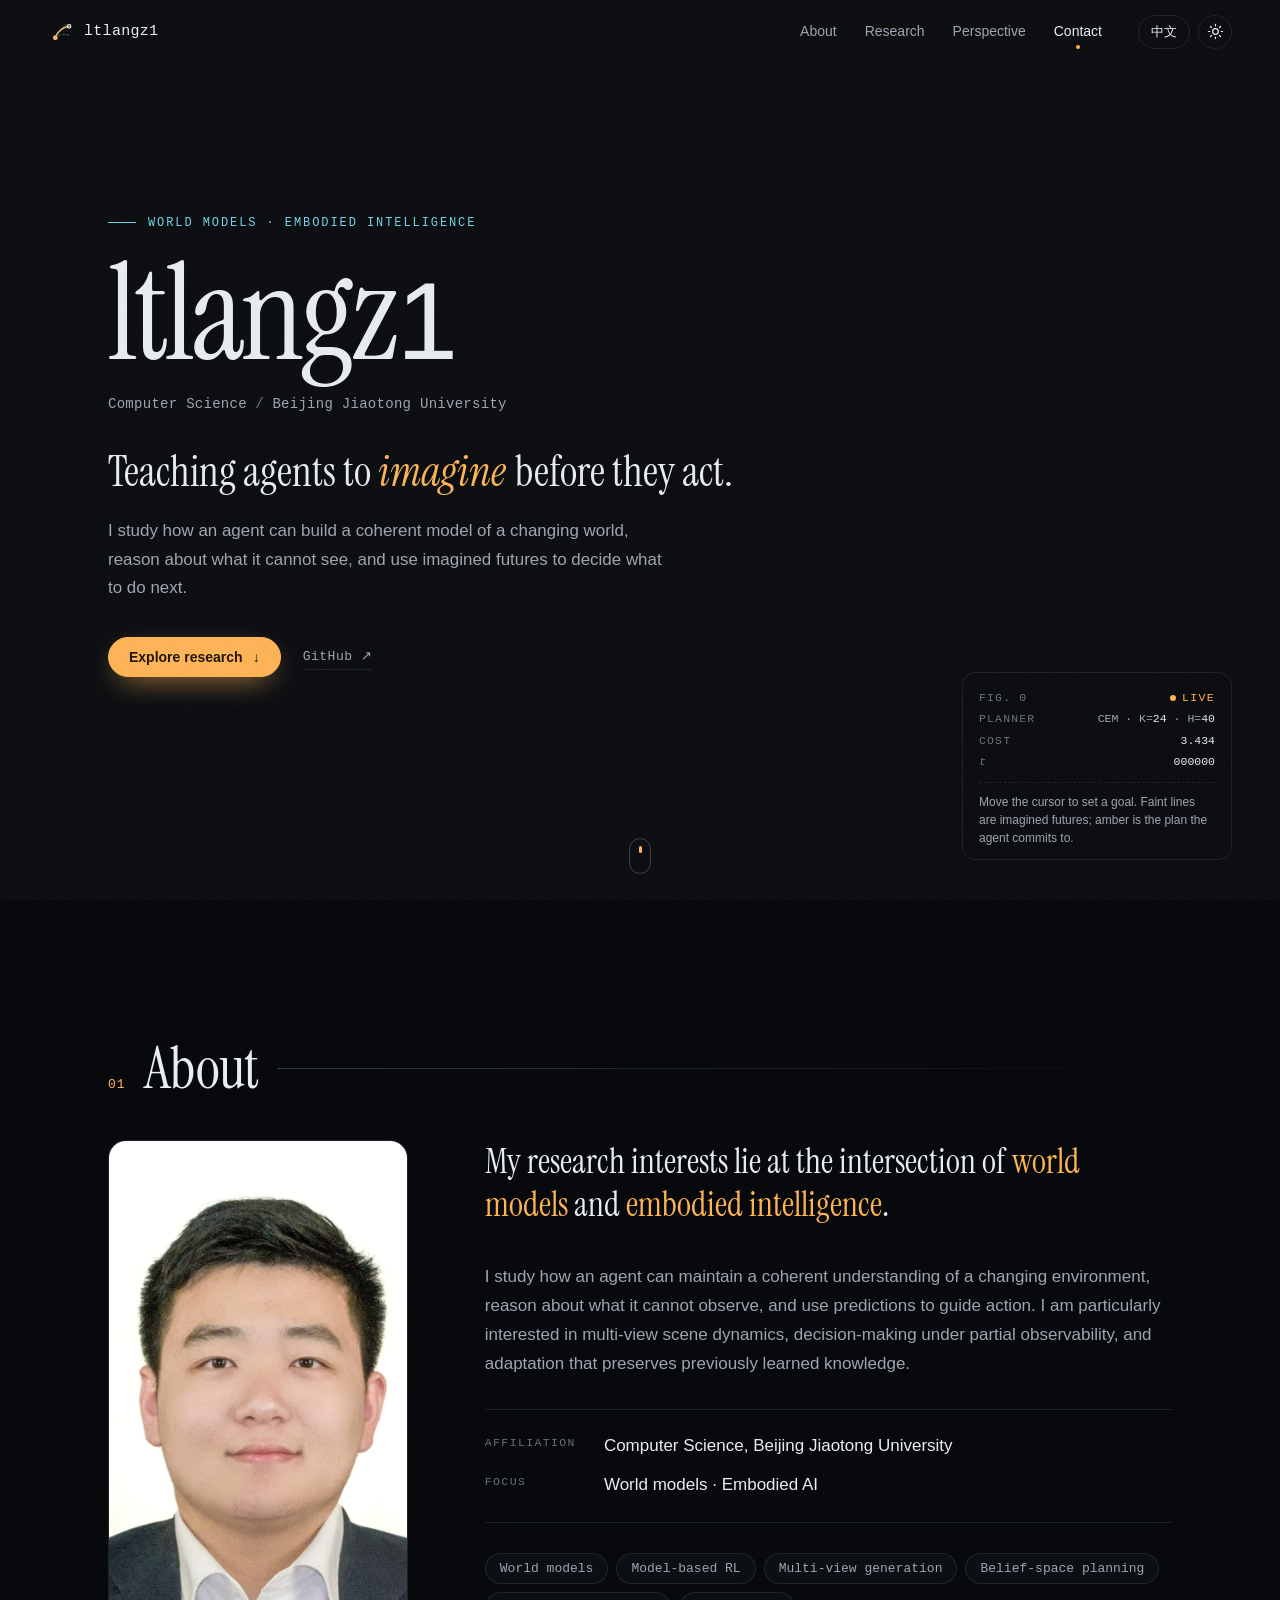
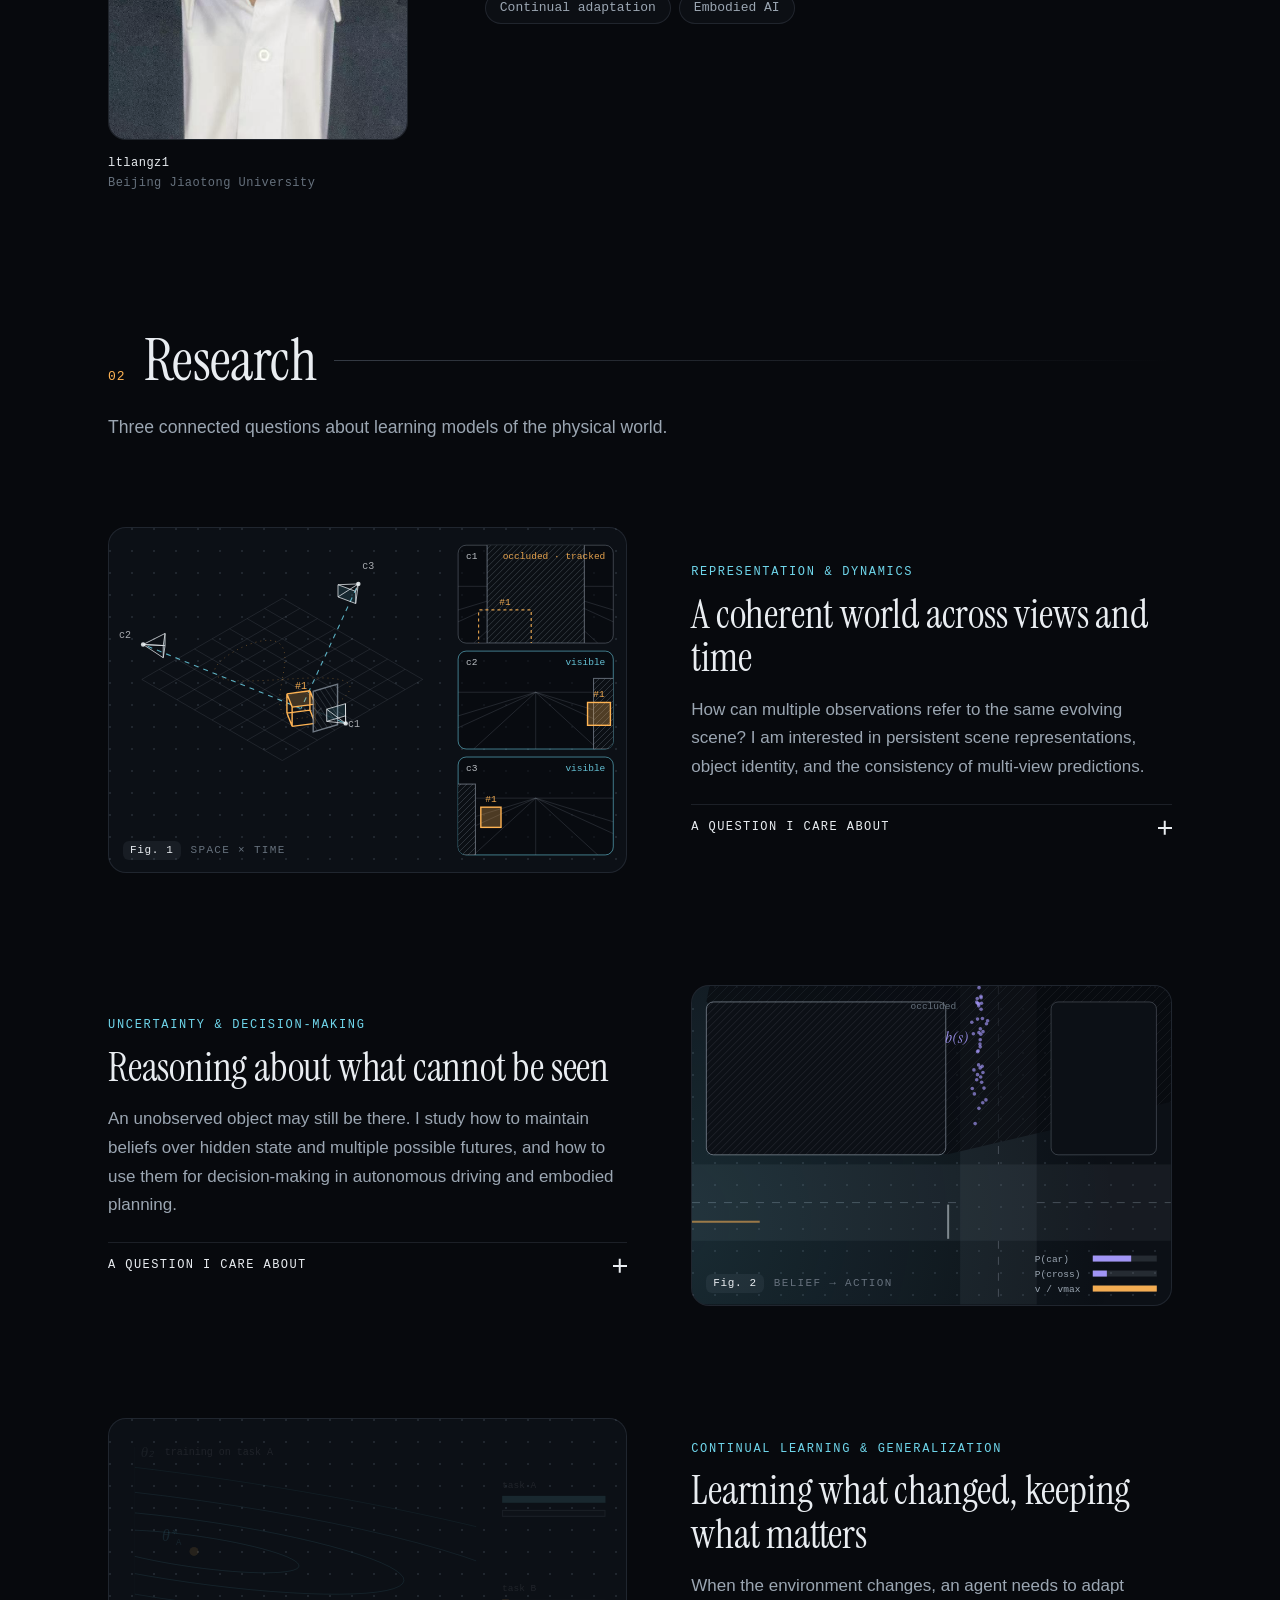
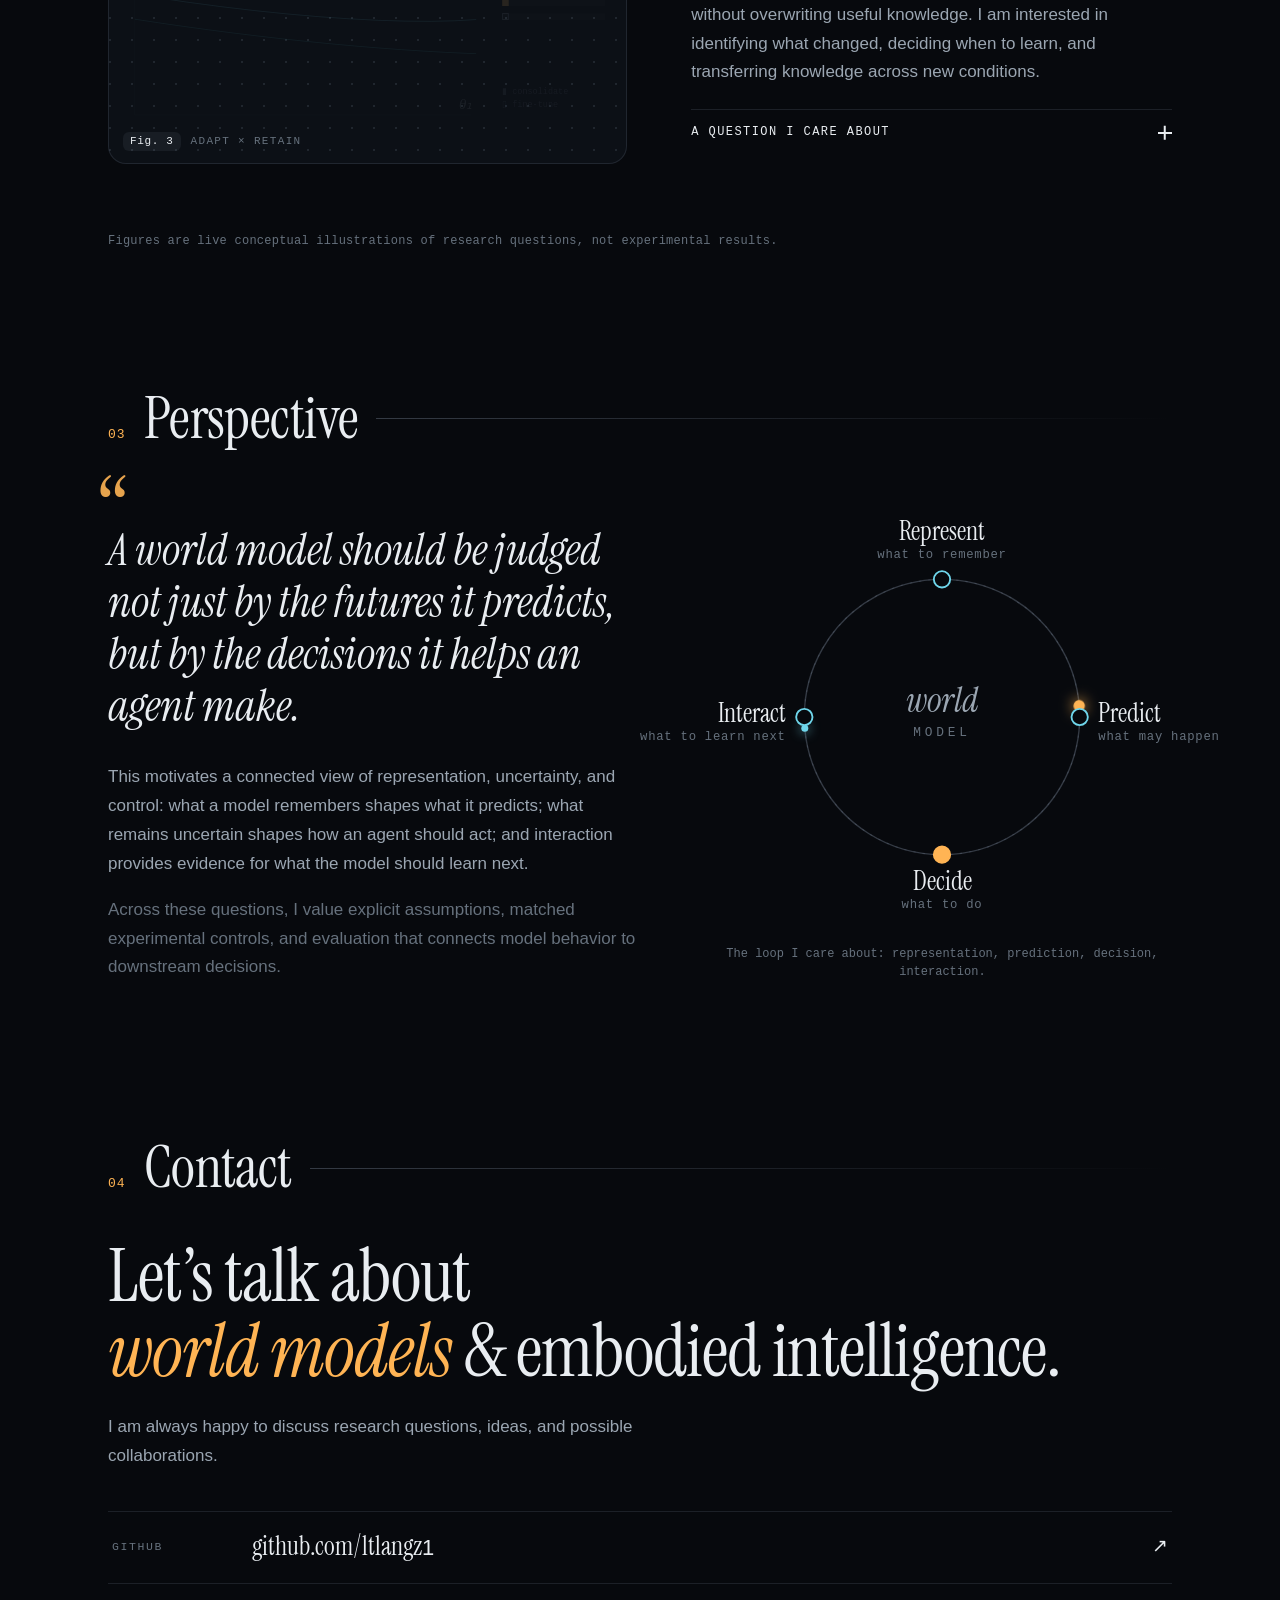
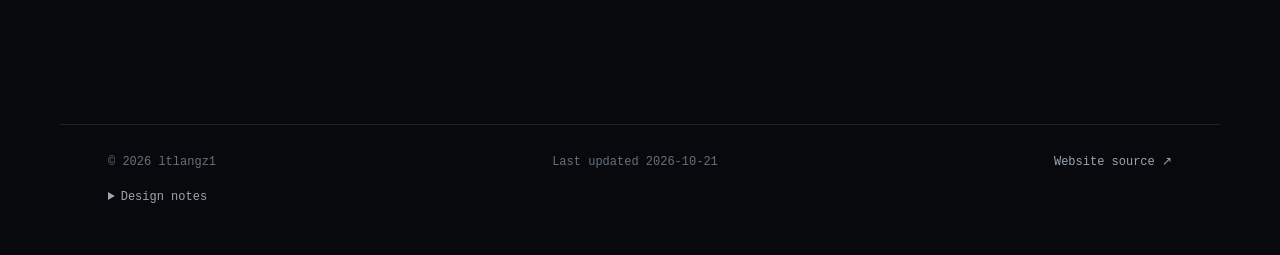
<file: index.html>
<!doctype html>
<html lang="en" data-theme="dark">
<head>
  <meta charset="utf-8">
  <meta name="viewport" content="width=device-width, initial-scale=1, viewport-fit=cover">
  <meta name="color-scheme" content="dark light">
  <meta name="description" content="World models and embodied intelligence: coherent scene representations, planning under partial observability, and continual adaptation.">
  <meta name="theme-color" content="#07090d">
  <meta property="og:type" content="website">
  <meta property="og:title" content="ltlangz1 — World Models & Embodied AI">
  <meta property="og:description" content="Teaching agents to imagine before they act.">
  <meta property="og:url" content="https://ltlangz1.github.io/">
  <meta property="og:image" content="https://ltlangz1.github.io/assets/og.jpg">
  <meta name="twitter:card" content="summary_large_image">
  <link rel="canonical" href="https://ltlangz1.github.io/">
  <link rel="icon" href="./assets/mark.svg" type="image/svg+xml">
  <link rel="preload" href="./assets/fonts/InstrumentSerif-Regular.woff2" as="font" type="font/woff2" crossorigin>
  <link rel="stylesheet" href="./styles.css">
  <script>
    /* Apply the saved theme before first paint. */
    document.documentElement.classList.add("js");
    try {
      var q = new URLSearchParams(location.search).get("theme");
      var t = q || localStorage.getItem("site-theme");
      if (t === "light" || t === "dark") document.documentElement.dataset.theme = t;
    } catch (_) {}
  </script>
  <script src="./site-data.js?v=20261117-portrait" defer></script>
  <script src="./app.js" defer></script>
  <script src="./hero.js" defer></script>
  <script src="./figures.js" defer></script>
  <title>ltlangz1 — World Models & Embodied AI</title>
</head>
<body>
  <a class="skip-link" href="#main" data-i18n="skip">Skip to content</a>
  <div class="scroll-progress" aria-hidden="true"><span></span></div>

  <header class="masthead">
    <a class="wordmark" href="#top" aria-label="Home">
      <svg class="wordmark-glyph" viewBox="0 0 32 32" aria-hidden="true"><circle cx="9" cy="23" r="3"/><path d="M9 23C13 13 19 10 26 9" /><path d="M9 23c5-4 10-5 17-3" class="alt"/><path d="M9 23c3-7 9-12 14-17" class="alt"/><circle cx="26" cy="9" r="2.2" class="goal"/></svg>
      <span data-person="name">ltlangz1</span>
    </a>
    <nav aria-label="Main navigation" class="navigation" id="site-nav">
      <a href="#about" data-i18n="navAbout">About</a>
      <a href="#research" data-i18n="navResearch">Research</a>
      <a href="#perspective" data-i18n="navPerspective">Perspective</a>
      <a href="#publications" data-nav-for="publications" hidden data-i18n="navPublications">Publications</a>
      <a href="#news" data-nav-for="news" hidden data-i18n="navNews">News</a>
      <a href="#contact" data-i18n="navContact">Contact</a>
    </nav>
    <div class="masthead-tools">
      <button class="tool-button icon menu-toggle" id="menu-toggle" type="button" aria-expanded="false" aria-controls="site-nav" aria-label="Menu">
        <svg viewBox="0 0 24 24" aria-hidden="true"><path d="M4 8h16M4 16h16"/></svg>
      </button>
      <button class="tool-button" id="language-switch" type="button" aria-label="切换为中文">中文</button>
      <button class="tool-button icon" id="theme-switch" type="button" aria-label="Switch to light theme">
        <svg viewBox="0 0 24 24" aria-hidden="true" class="icon-sun"><circle cx="12" cy="12" r="4"/><path d="M12 2v2m0 16v2M4.9 4.9l1.4 1.4m11.4 11.4 1.4 1.4M2 12h2m16 0h2M4.9 19.1l1.4-1.4M17.7 6.3l1.4-1.4"/></svg>
        <svg viewBox="0 0 24 24" aria-hidden="true" class="icon-moon"><path d="M20 14.5A8 8 0 0 1 9.5 4 8 8 0 1 0 20 14.5Z"/></svg>
      </button>
    </div>
  </header>

  <section class="hero" id="top" aria-labelledby="hero-name">
    <canvas class="world" id="world" aria-hidden="true"></canvas>
    <div class="hero-veil" aria-hidden="true"></div>
    <div class="hero-inner">
      <p class="eyebrow hero-eyebrow" data-i18n="heroEyebrow">World Models · Embodied Intelligence</p>
      <h1 class="hero-name" id="hero-name" data-person="name">ltlangz1</h1>
      <p class="hero-meta" id="hero-meta" hidden></p>
      <p class="hero-tagline"><span data-i18n="taglineA">Teaching agents to&nbsp;</span><span class="rotor" aria-live="off"><em id="rotor-word">imagine</em></span><span data-i18n="taglineB">&nbsp;before they act.</span></p>
      <p class="hero-lede" data-i18n="heroLede">I study how an agent can build a coherent model of a changing world, reason about what it cannot see, and use imagined futures to decide what to do next.</p>
      <div class="hero-actions">
        <a class="button primary" href="#research"><span data-i18n="ctaResearch">Explore research</span><span aria-hidden="true">↓</span></a>
        <div class="hero-links" id="hero-links"><a href="https://github.com/ltlangz1" rel="me">GitHub ↗</a></div>
      </div>
    </div>
    <figure class="hero-hud" aria-hidden="true">
      <div class="hud-row"><span class="hud-key">fig. 0</span><span class="hud-live"><i></i><span data-i18n="hudLive">live</span></span></div>
      <div class="hud-row"><span class="hud-key" data-i18n="hudPlanner">planner</span><span>CEM · K=<b id="hud-k">24</b> · H=<b id="hud-h">40</b></span></div>
      <div class="hud-row"><span class="hud-key" data-i18n="hudCost">cost</span><span><b id="hud-cost">—</b></span></div>
      <div class="hud-row"><span class="hud-key lower">t</span><span><b id="hud-t">000000</b></span></div>
      <figcaption data-i18n="hudCaption">Move the cursor to set a goal. Faint lines are imagined futures; amber is the plan the agent commits to.</figcaption>
    </figure>
    <a class="scroll-cue" href="#about" aria-label="Scroll to content"><span></span></a>
  </section>

  <main id="main">
    <section class="section about" id="about" aria-labelledby="about-title">
      <header class="section-head reveal">
        <span class="section-index" aria-hidden="true">01</span>
        <h2 id="about-title" data-i18n="aboutTitle">About</h2>
        <span class="section-rule" aria-hidden="true"></span>
      </header>
      <div class="about-grid">
        <div class="portrait reveal" id="portrait">
          <canvas class="portrait-mark" id="portrait-mark" aria-hidden="true"></canvas>
          <div class="portrait-caption"><span data-person="name">ltlangz1</span><span id="portrait-affiliation"></span></div>
        </div>
        <div class="about-copy">
          <p class="lead reveal" data-i18n="aboutLead">My research interests lie at the intersection of <strong>world models</strong> and <strong>embodied intelligence</strong>.</p>
          <p class="reveal" data-i18n="aboutBody">I study how an agent can maintain a coherent understanding of a changing environment, reason about what it cannot observe, and use predictions to guide action. I am particularly interested in multi-view scene dynamics, decision-making under partial observability, and adaptation that preserves previously learned knowledge.</p>
          <dl class="facts reveal" id="facts"></dl>
          <ul class="chips reveal" aria-label="Research interests" id="interest-chips">
            <li data-i18n="chip1">World models</li>
            <li data-i18n="chip2">Model-based RL</li>
            <li data-i18n="chip3">Multi-view generation</li>
            <li data-i18n="chip4">Belief-space planning</li>
            <li data-i18n="chip5">Continual adaptation</li>
            <li data-i18n="chip6">Embodied AI</li>
          </ul>
        </div>
      </div>
    </section>

    <section class="section research" id="research" aria-labelledby="research-title">
      <header class="section-head reveal">
        <span class="section-index" aria-hidden="true">02</span>
        <h2 id="research-title" data-i18n="researchTitle">Research</h2>
        <span class="section-rule" aria-hidden="true"></span>
      </header>
      <p class="section-deck reveal" data-i18n="researchDeck">Three connected questions about learning models of the physical world.</p>

      <article class="research-item reveal">
        <figure class="research-figure spotlight">
          <canvas data-figure="views" aria-hidden="true"></canvas>
          <figcaption><span class="fig-no">Fig. 1</span><span>SPACE × TIME</span></figcaption>
        </figure>
        <div class="research-copy">
          <p class="research-label" data-i18n="r1Label">Representation &amp; dynamics</p>
          <h3 data-i18n="r1Title">A coherent world across views and time</h3>
          <p data-i18n="r1Body">How can multiple observations refer to the same evolving scene? I am interested in persistent scene representations, object identity, and the consistency of multi-view predictions.</p>
          <details class="research-detail"><summary><span data-i18n="questionLabel">A question I care about</span><span class="details-sign" aria-hidden="true"></span></summary><p data-i18n="r1Question">When an object becomes occluded or changes viewpoint, what should a model remember, and which new observations should revise that memory?</p></details>
        </div>
      </article>

      <article class="research-item reveal">
        <figure class="research-figure spotlight">
          <canvas data-figure="belief" aria-hidden="true"></canvas>
          <figcaption><span class="fig-no">Fig. 2</span><span>BELIEF → ACTION</span></figcaption>
        </figure>
        <div class="research-copy">
          <p class="research-label" data-i18n="r2Label">Uncertainty &amp; decision-making</p>
          <h3 data-i18n="r2Title">Reasoning about what cannot be seen</h3>
          <p data-i18n="r2Body">An unobserved object may still be there. I study how to maintain beliefs over hidden state and multiple possible futures, and how to use them for decision-making in autonomous driving and embodied planning.</p>
          <details class="research-detail"><summary><span data-i18n="questionLabel">A question I care about</span><span class="details-sign" aria-hidden="true"></span></summary><p data-i18n="r2Question">Which uncertainties actually change the choice of action, and when is gathering one more observation worth more than acting now?</p></details>
        </div>
      </article>

      <article class="research-item reveal">
        <figure class="research-figure spotlight">
          <canvas data-figure="adapt" aria-hidden="true"></canvas>
          <figcaption><span class="fig-no">Fig. 3</span><span>ADAPT × RETAIN</span></figcaption>
        </figure>
        <div class="research-copy">
          <p class="research-label" data-i18n="r3Label">Continual learning &amp; generalization</p>
          <h3 data-i18n="r3Title">Learning what changed, keeping what matters</h3>
          <p data-i18n="r3Body">When the environment changes, an agent needs to adapt without overwriting useful knowledge. I am interested in identifying what changed, deciding when to learn, and transferring knowledge across new conditions.</p>
          <details class="research-detail"><summary><span data-i18n="questionLabel">A question I care about</span><span class="details-sign" aria-hidden="true"></span></summary><p data-i18n="r3Question">What interaction evidence is needed before committing a lasting model update, and how can we evaluate adaptation and retention together?</p></details>
        </div>
      </article>
      <p class="figure-note reveal" data-i18n="figureNote">Figures are live conceptual illustrations of research questions, not experimental results.</p>
    </section>

    <section class="section perspective" id="perspective" aria-labelledby="perspective-title">
      <header class="section-head reveal">
        <span class="section-index" aria-hidden="true">03</span>
        <h2 id="perspective-title" data-i18n="perspectiveTitle">Perspective</h2>
        <span class="section-rule" aria-hidden="true"></span>
      </header>
      <div class="perspective-grid">
        <div>
          <blockquote class="reveal" data-i18n="perspectiveQuote">A world model should be judged not just by the futures it predicts, but by the decisions it helps an agent make.</blockquote>
          <p class="reveal" data-i18n="perspectiveBody">This motivates a connected view of representation, uncertainty, and control: what a model remembers shapes what it predicts; what remains uncertain shapes how an agent should act; and interaction provides evidence for what the model should learn next.</p>
          <p class="reveal muted" data-i18n="perspectiveMethods">Across these questions, I value explicit assumptions, matched experimental controls, and evaluation that connects model behavior to downstream decisions.</p>
        </div>
        <figure class="loop reveal" aria-labelledby="loop-caption">
          <svg viewBox="0 0 360 360" role="img" aria-labelledby="loop-caption">
            <defs>
              <marker id="arrow" viewBox="0 0 10 10" refX="7" refY="5" markerWidth="7" markerHeight="7" orient="auto-start-reverse"><path d="M0 1 9 5 0 9Z"/></marker>
            </defs>
            <circle class="loop-ring" cx="180" cy="180" r="118"/>
            <path class="loop-track" id="loop-path" d="M180 62a118 118 0 1 1-.01 0"/>
            <circle class="loop-pulse" r="5"><animateMotion dur="9s" repeatCount="indefinite" rotate="auto"><mpath href="#loop-path"/></animateMotion></circle>
            <circle class="loop-pulse ghost" r="3"><animateMotion dur="9s" begin="-4.5s" repeatCount="indefinite"><mpath href="#loop-path"/></animateMotion></circle>
            <g class="loop-node" transform="translate(180 62)"><circle r="7"/><text y="-34" text-anchor="middle" data-i18n="loop1">Represent</text><text class="sub" y="-18" text-anchor="middle" data-i18n="loop1s">what to remember</text></g>
            <g class="loop-node" transform="translate(298 180)"><circle r="7"/><text x="16" y="4" text-anchor="start" data-i18n="loop2">Predict</text><text class="sub" x="16" y="20" text-anchor="start" data-i18n="loop2s">what may happen</text></g>
            <g class="loop-node accent" transform="translate(180 298)"><circle r="7"/><text y="30" text-anchor="middle" data-i18n="loop3">Decide</text><text class="sub" y="46" text-anchor="middle" data-i18n="loop3s">what to do</text></g>
            <g class="loop-node" transform="translate(62 180)"><circle r="7"/><text x="-16" y="4" text-anchor="end" data-i18n="loop4">Interact</text><text class="sub" x="-16" y="20" text-anchor="end" data-i18n="loop4s">what to learn next</text></g>
            <text class="loop-center" x="180" y="176" data-i18n="loopCenter">world</text>
            <text class="loop-center sub" x="180" y="196" data-i18n="loopCenterSub">model</text>
          </svg>
          <figcaption id="loop-caption" data-i18n="loopCaption">The loop I care about: representation, prediction, decision, interaction.</figcaption>
        </figure>
      </div>
    </section>

    <section class="section publications" id="publications" aria-labelledby="publications-title" hidden>
      <header class="section-head reveal">
        <span class="section-index" aria-hidden="true">04</span>
        <h2 id="publications-title" data-i18n="publicationsTitle">Publications</h2>
        <span class="section-rule" aria-hidden="true"></span>
      </header>
      <p class="demo-banner" id="demo-banner" hidden data-i18n="demoBanner">Preview mode — sample entries showing the layout. They are not real publications.</p>
      <div class="publication-list" id="publication-list"></div>
    </section>

    <section class="section news" id="news" aria-labelledby="news-title" hidden>
      <header class="section-head reveal">
        <span class="section-index" aria-hidden="true">05</span>
        <h2 id="news-title" data-i18n="newsTitle">News</h2>
        <span class="section-rule" aria-hidden="true"></span>
      </header>
      <ol class="news-list" id="news-list"></ol>
    </section>

    <section class="section contact" id="contact" aria-labelledby="contact-title">
      <header class="section-head reveal">
        <span class="section-index" aria-hidden="true">06</span>
        <h2 id="contact-title" data-i18n="contactTitle">Contact</h2>
        <span class="section-rule" aria-hidden="true"></span>
      </header>
      <p class="contact-big reveal" data-i18n="contactBig">Let’s talk about<br><em>world models</em> &amp; embodied intelligence.</p>
      <p class="reveal muted" data-i18n="contactBody">I am always happy to discuss research questions, ideas, and possible collaborations.</p>
      <ul class="contact-links reveal" id="contact-links"><li><a href="https://github.com/ltlangz1" rel="me"><span class="k">GitHub</span><span class="v">github.com/ltlangz1</span><span class="arrow" aria-hidden="true">↗</span></a></li></ul>
    </section>
  </main>

  <footer class="footer">
    <div class="footer-row">
      <span>© <span id="copyright-year">2026</span> <span data-person="name">ltlangz1</span></span>
      <span class="footer-updated"><span data-i18n="updated">Last updated</span> <time id="updated"></time></span>
      <a href="https://github.com/ltlangz1/ltlangz1.github.io" data-i18n="source">Website source ↗</a>
    </div>
    <details class="colophon">
      <summary data-i18n="colophonLabel">Design notes</summary>
      <p><span data-i18n="colophonBody">An original design. It borrows ideas, not code, from academic homepages and explorable explanations:</span>
        <a href="https://jonbarron.info/">Jon Barron</a> <span data-i18n="colophonBarron">(teaser thumbnails that animate on hover)</span>,
        <a href="https://danijar.com/">Danijar Hafner</a> <span data-i18n="colophonHafner">(typographic restraint)</span>,
        <a href="https://distill.pub/">Distill</a> <span data-i18n="and">and</span> <a href="https://ciechanow.ski/">Bartosz Ciechanowski</a> <span data-i18n="colophonLive">(figures you can watch and touch)</span>.
        <span data-i18n="colophonEnd">No affiliation or endorsement is implied. Plain HTML, CSS and JavaScript; no trackers, no external fonts or frameworks. Display type: Instrument Serif (SIL OFL).</span></p>
    </details>
  </footer>
</body>
</html>
</file>
<file: styles.css>
/* ltlangz1.github.io — plain CSS, no build step. */

@font-face {
  font-family: "Instrument Serif";
  src: url("./assets/fonts/InstrumentSerif-Regular.woff2") format("woff2");
  font-weight: 400; font-style: normal; font-display: swap;
}
@font-face {
  font-family: "Instrument Serif";
  src: url("./assets/fonts/InstrumentSerif-Italic.woff2") format("woff2");
  font-weight: 400; font-style: italic; font-display: swap;
}

:root {
  --serif: "Instrument Serif", "Iowan Old Style", "Palatino Linotype", Palatino, "Songti SC", "Noto Serif CJK SC", "Source Han Serif SC", "PingFang SC", "Microsoft YaHei", Georgia, serif;
  --sans: -apple-system, BlinkMacSystemFont, "Segoe UI", "Helvetica Neue", "PingFang SC", "Hiragino Sans GB", "Microsoft YaHei", "Noto Sans CJK SC", Arial, sans-serif;
  --mono: "SF Mono", "JetBrains Mono", ui-monospace, Menlo, Consolas, "PingFang SC", "Microsoft YaHei", monospace;
  --maxw: 1160px;
  --gutter: clamp(20px, 5vw, 48px);
  --radius: 18px;
  --ease: cubic-bezier(.2, .7, .1, 1);
  --head-h: 64px;
}

:root, [data-theme="dark"] {
  --bg: #07090d;
  --bg-raise: #0c1016;
  --surface: rgba(148, 163, 184, .045);
  --surface-2: rgba(148, 163, 184, .085);
  --line: rgba(148, 163, 184, .15);
  --line-strong: rgba(148, 163, 184, .32);
  --text: #e9edf1;
  --muted: #9ba6b2;
  --faint: #66717d;
  --accent: #ffb454;
  --accent-ink: #1b1206;
  --accent-soft: rgba(255, 180, 84, .13);
  --cool: #6fd6eb;
  --cool-soft: rgba(111, 214, 235, .12);
  --violet: #a99bff;
  --grain: .07;
  --head-bg: rgba(7, 9, 13, .66);
  color-scheme: dark;
}

[data-theme="light"] {
  --bg: #f6f5f0;
  --bg-raise: #fffefb;
  --surface: rgba(15, 23, 42, .028);
  --surface-2: rgba(15, 23, 42, .06);
  --line: rgba(15, 23, 42, .12);
  --line-strong: rgba(15, 23, 42, .26);
  --text: #11151a;
  --muted: #4f5a66;
  --faint: #8a939c;
  --accent: #c45a00;
  --accent-ink: #ffffff;
  --accent-soft: rgba(196, 90, 0, .09);
  --cool: #0a7590;
  --cool-soft: rgba(10, 117, 144, .09);
  --violet: #5b45d0;
  --grain: .035;
  --head-bg: rgba(246, 245, 240, .72);
  color-scheme: light;
}

*, *::before, *::after { box-sizing: border-box; }
html { scroll-behavior: smooth; scroll-padding-top: calc(var(--head-h) + 16px); -webkit-text-size-adjust: 100%; }
body {
  margin: 0;
  background: var(--bg);
  color: var(--text);
  font: 17px/1.7 var(--sans);
  -webkit-font-smoothing: antialiased;
  text-rendering: optimizeLegibility;
  overflow-x: hidden;
  transition: background-color .4s var(--ease), color .4s var(--ease);
}
/* Film grain keeps large dark areas from looking flat. */
body::after {
  content: "";
  position: fixed; inset: 0;
  pointer-events: none; z-index: 100;
  opacity: var(--grain);
  background-image: url("data:image/svg+xml;utf8,<svg xmlns='http://www.w3.org/2000/svg' width='160' height='160'><filter id='n'><feTurbulence type='fractalNoise' baseFrequency='.85' numOctaves='2' stitchTiles='stitch'/><feColorMatrix values='0 0 0 0 .5 0 0 0 0 .5 0 0 0 0 .5 0 0 0 1 0'/></filter><rect width='100%' height='100%' filter='url(%23n)'/></svg>");
}

a { color: inherit; text-decoration-color: var(--line-strong); text-underline-offset: .2em; text-decoration-thickness: 1px; transition: color .2s, text-decoration-color .2s; }
a:hover { color: var(--accent); text-decoration-color: currentColor; }
:focus-visible { outline: 2px solid var(--accent); outline-offset: 3px; border-radius: 4px; }
::selection { background: var(--accent); color: var(--accent-ink); }
strong { font-weight: 600; color: var(--text); }
em { font-style: italic; }
.muted { color: var(--muted); }
[hidden] { display: none !important; }

.skip-link { position: fixed; left: 16px; top: -60px; z-index: 200; padding: 10px 14px; border-radius: 10px; background: var(--accent); color: var(--accent-ink); text-decoration: none; font-weight: 600; }
.skip-link:focus { top: 12px; }

.scroll-progress { position: fixed; inset: 0 0 auto; height: 2px; z-index: 120; pointer-events: none; }
.scroll-progress span { display: block; height: 100%; transform-origin: 0 50%; transform: scaleX(var(--progress, 0)); background: linear-gradient(90deg, var(--cool), var(--accent)); }

/* ——— Masthead ——— */
.masthead {
  position: fixed; inset: 0 0 auto; z-index: 110;
  height: var(--head-h);
  display: flex; align-items: center; gap: 24px;
  padding: 0 var(--gutter);
  transition: background-color .35s var(--ease), border-color .35s var(--ease), backdrop-filter .35s;
  border-bottom: 1px solid transparent;
}
.masthead.scrolled { background: var(--head-bg); border-bottom-color: var(--line); -webkit-backdrop-filter: blur(14px) saturate(1.4); backdrop-filter: blur(14px) saturate(1.4); }
.wordmark { display: inline-flex; align-items: center; gap: 10px; text-decoration: none; font: 500 15px/1 var(--mono); letter-spacing: .02em; color: var(--text); }
.wordmark:hover { color: var(--text); }
.wordmark-glyph { width: 26px; height: 26px; fill: none; stroke: var(--accent); stroke-width: 1.8; stroke-linecap: round; }
.wordmark-glyph circle { fill: var(--accent); stroke: none; }
.wordmark-glyph .alt { stroke: var(--cool); opacity: .55; stroke-width: 1.2; stroke-dasharray: 2 3; }
.wordmark-glyph .goal { fill: none; stroke: var(--text); stroke-width: 1.4; }
.wordmark:hover .alt { animation: dash 1.2s linear infinite; }
@keyframes dash { to { stroke-dashoffset: -10; } }

.navigation { margin-left: auto; display: flex; align-items: center; gap: 4px; }
.navigation a { position: relative; padding: 8px 12px; border-radius: 999px; text-decoration: none; font-size: 14px; color: var(--muted); }
.navigation a:hover { color: var(--text); background: var(--surface-2); }
.navigation a[aria-current] { color: var(--text); }
.navigation a[aria-current]::after { content: ""; position: absolute; left: 50%; bottom: 2px; width: 4px; height: 4px; margin-left: -2px; border-radius: 50%; background: var(--accent); }
.masthead-tools { display: flex; align-items: center; gap: 8px; }
.tool-button {
  height: 34px; min-width: 34px; padding: 0 12px;
  display: inline-flex; align-items: center; justify-content: center;
  border: 1px solid var(--line); border-radius: 999px;
  background: transparent; color: var(--text);
  font: 500 13px/1 var(--sans); cursor: pointer;
  transition: border-color .2s, background-color .2s, transform .2s var(--ease);
}
.tool-button:hover { border-color: var(--line-strong); background: var(--surface-2); }
.tool-button:active { transform: scale(.96); }
.tool-button.icon { padding: 0; width: 34px; }
.tool-button svg { width: 17px; height: 17px; fill: none; stroke: currentColor; stroke-width: 1.7; stroke-linecap: round; stroke-linejoin: round; }
[data-theme="dark"] .icon-moon, [data-theme="light"] .icon-sun { display: none; }
.menu-toggle { display: none; }

/* ——— Hero ——— */
.hero { position: relative; min-height: 100vh; min-height: 100svh; display: flex; align-items: center; overflow: hidden; isolation: isolate; }
.world { position: absolute; inset: 0; width: 100%; height: 100%; z-index: -2; touch-action: pan-y; }
.hero-veil {
  position: absolute; inset: 0; z-index: -1; pointer-events: none;
  /* Fallback for browsers without color-mix(). */
  background: linear-gradient(90deg, var(--bg) 0%, var(--bg) 22%, transparent 64%), linear-gradient(0deg, var(--bg) 0%, transparent 22%);
  background:
    linear-gradient(90deg, var(--bg) 0%, color-mix(in srgb, var(--bg) 82%, transparent) 30%, transparent 64%),
    linear-gradient(0deg, var(--bg) 0%, transparent 22%),
    linear-gradient(180deg, color-mix(in srgb, var(--bg) 70%, transparent) 0%, transparent 18%);
}
.hero-inner { width: 100%; max-width: var(--maxw); margin: 0 auto; padding: calc(var(--head-h) + 48px) var(--gutter) 120px; pointer-events: none; }
.hero-inner > * { max-width: 640px; }
.hero-inner > .hero-tagline { max-width: 780px; }
.hero-inner a, .hero-inner button { pointer-events: auto; }
.eyebrow { margin: 0 0 22px; font: 500 12px/1.4 var(--mono); letter-spacing: .16em; text-transform: uppercase; color: var(--cool); }
:lang(zh-CN) .eyebrow, :lang(zh-CN) .research-label, :lang(zh-CN) .research-detail summary { letter-spacing: .08em; }
:lang(zh-CN) .hero-tagline { font-size: clamp(1.55rem, 3vw, 2.35rem); }
.hero-eyebrow::before { content: ""; display: inline-block; width: 28px; height: 1px; margin-right: 12px; vertical-align: middle; background: currentColor; }
.hero-name {
  margin: 0;
  font: 400 clamp(3.6rem, 10.5vw, 8.6rem)/.9 var(--serif);
  letter-spacing: -.025em;
  word-break: break-word;
}
/* Instrument Serif's figure one reads like a lowercase l, so digits in display text use the sans face. */
.num { font-family: var(--sans); font-weight: 300; font-size: .86em; letter-spacing: -.02em; }
.hero-name .num { font-weight: 200; font-size: .82em; letter-spacing: -.04em; margin-left: .02em; }
.hero-meta { margin: 18px 0 0; font: 400 14px/1.6 var(--mono); color: var(--muted); letter-spacing: .02em; }
.hero-meta .sep { margin: 0 .6em; color: var(--faint); }
.hero-tagline { margin: 34px 0 0; font: 400 clamp(1.7rem, 3.4vw, 2.6rem)/1.15 var(--serif); color: var(--text); }
.rotor { display: inline-block; position: relative; vertical-align: bottom; white-space: nowrap; transition: width .45s var(--ease); }
.rotor em { display: inline-block; color: var(--accent); transition: opacity .45s var(--ease), transform .45s var(--ease), filter .45s var(--ease); }
.rotor em.out { opacity: 0; transform: translateY(-.35em); filter: blur(6px); }
.rotor em.pre { opacity: 0; transform: translateY(.35em); filter: blur(6px); transition: none; }
.hero-lede { margin: 20px 0 0; font-size: 1.06rem; color: var(--muted); max-width: 560px !important; }
.hero-actions { margin-top: 34px; display: flex; flex-wrap: wrap; align-items: center; gap: 14px 22px; }
.hero-links { display: flex; flex-wrap: wrap; gap: 6px 18px; font: 500 13px/1 var(--mono); letter-spacing: .04em; }
.hero-links a { text-decoration: none; color: var(--muted); padding: 6px 0; border-bottom: 1px solid var(--line); }
.hero-links a:hover { color: var(--text); border-bottom-color: var(--accent); }

.button {
  display: inline-flex; align-items: center; gap: 10px;
  padding: 12px 20px; border-radius: 999px;
  font: 600 14px/1 var(--sans); text-decoration: none;
  border: 1px solid var(--line-strong); color: var(--text);
  transition: transform .25s var(--ease), background-color .25s, border-color .25s, box-shadow .25s;
}
.button.primary { background: var(--accent); border-color: var(--accent); color: var(--accent-ink); box-shadow: 0 10px 30px -12px var(--accent); }
.button.primary:hover { color: var(--accent-ink); transform: translateY(-2px); box-shadow: 0 16px 36px -14px var(--accent); }
.button span[aria-hidden] { transition: transform .25s var(--ease); }
.button:hover span[aria-hidden] { transform: translateY(2px); }

.hero-hud {
  position: absolute; right: var(--gutter); bottom: 40px; margin: 0;
  width: 270px; padding: 14px 16px 12px;
  border: 1px solid var(--line); border-radius: 14px;
  background: var(--bg-raise);
  background: color-mix(in srgb, var(--bg) 62%, transparent);
  -webkit-backdrop-filter: blur(10px); backdrop-filter: blur(10px);
  font: 400 11.5px/1.5 var(--mono); color: var(--muted);
  pointer-events: none;
}
.hud-row { display: flex; justify-content: space-between; gap: 12px; padding: 2px 0; }
.hud-row b { font-weight: 500; color: var(--text); font-variant-numeric: tabular-nums; }
.hud-key { color: var(--faint); text-transform: uppercase; letter-spacing: .1em; }
.hud-key.lower { text-transform: none; font-style: italic; }
.hud-live { display: inline-flex; align-items: center; gap: 6px; color: var(--accent); text-transform: uppercase; letter-spacing: .12em; }
.hud-live i { width: 6px; height: 6px; border-radius: 50%; background: var(--accent); box-shadow: 0 0 0 0 var(--accent); animation: ping 2s infinite; }
@keyframes ping { 0% { box-shadow: 0 0 0 0 var(--accent-soft); } 70% { box-shadow: 0 0 0 8px transparent; } 100% { box-shadow: 0 0 0 0 transparent; } }
.hero-hud figcaption { margin-top: 10px; padding-top: 10px; border-top: 1px dashed var(--line); font-family: var(--sans); font-size: 12px; line-height: 1.5; color: var(--muted); }

.scroll-cue { position: absolute; left: 50%; bottom: 26px; width: 22px; height: 36px; margin-left: -11px; border: 1.5px solid var(--line-strong); border-radius: 12px; }
.scroll-cue span { position: absolute; left: 50%; top: 7px; width: 3px; height: 7px; margin-left: -1.5px; border-radius: 2px; background: var(--accent); animation: cue 2.2s var(--ease) infinite; }
@keyframes cue { 0% { opacity: 0; transform: translateY(-3px); } 30% { opacity: 1; } 80% { opacity: 0; transform: translateY(12px); } 100% { opacity: 0; } }

/* ——— Sections ——— */
main { position: relative; }
.section { max-width: var(--maxw); margin: 0 auto; padding: clamp(80px, 12vw, 140px) var(--gutter) 0; }
.section-head { display: flex; align-items: baseline; gap: 18px; margin-bottom: 42px; }
.section-index { font: 500 13px/1 var(--mono); color: var(--accent); letter-spacing: .08em; }
.section-head h2 { margin: 0; font: 400 clamp(2.4rem, 5vw, 3.6rem)/1 var(--serif); letter-spacing: -.01em; }
.section-rule { flex: 1; height: 1px; align-self: center; background: linear-gradient(90deg, var(--line-strong), transparent); }
.section-deck { margin: -18px 0 56px; max-width: 640px; font-size: 1.1rem; color: var(--muted); }

/* About */
.about-grid { display: grid; grid-template-columns: minmax(220px, 300px) 1fr; gap: clamp(32px, 6vw, 80px); align-items: start; }
.portrait { position: relative; margin: 0; }
.portrait-frame, .portrait-mark {
  display: block; width: 100%; aspect-ratio: 4 / 5;
  border-radius: var(--radius); border: 1px solid var(--line);
  background: var(--bg-raise); object-fit: cover;
}
.portrait-frame { filter: grayscale(.25) contrast(1.02); transition: filter .5s var(--ease); }
.portrait:hover .portrait-frame { filter: none; }
.portrait-caption { display: flex; flex-direction: column; gap: 2px; margin-top: 14px; font: 400 12px/1.5 var(--mono); color: var(--faint); letter-spacing: .04em; }
.portrait-caption span:first-child { color: var(--text); }
.about-copy p { margin: 0 0 1.1em; max-width: 680px; color: var(--muted); }
.about-copy .lead { font: 400 clamp(1.6rem, 2.8vw, 2.15rem)/1.25 var(--serif); color: var(--text); }
.about-copy .lead strong { font-weight: 400; color: var(--accent); }
:lang(zh-CN) .about-copy .lead strong { font-weight: 600; }
.facts { display: grid; grid-template-columns: max-content 1fr; gap: 10px 28px; margin: 30px 0; padding: 22px 0; border-top: 1px solid var(--line); border-bottom: 1px solid var(--line); }
.facts dt { font: 500 11.5px/1.9 var(--mono); letter-spacing: .12em; text-transform: uppercase; color: var(--faint); }
.facts dd { margin: 0; color: var(--text); }
.chips { list-style: none; display: flex; flex-wrap: wrap; gap: 8px; margin: 0; padding: 0; }
.chips li {
  padding: 7px 14px; border-radius: 999px;
  border: 1px solid var(--line); background: var(--surface);
  font: 400 13px/1.2 var(--mono); color: var(--muted);
  transition: color .2s, border-color .2s, background-color .2s, transform .25s var(--ease);
}
.chips li:hover { color: var(--text); border-color: var(--cool); background: var(--cool-soft); transform: translateY(-2px); }

/* Research */
.research-item { display: grid; grid-template-columns: 1.08fr 1fr; gap: clamp(28px, 5vw, 72px); align-items: center; padding: 28px 0; }
.research-item + .research-item { margin-top: clamp(28px, 5vw, 56px); }
.research-item:nth-of-type(even) .research-figure { order: 2; }
.research-figure {
  position: relative; margin: 0;
  aspect-ratio: 3 / 2; overflow: hidden;
  border-radius: var(--radius); border: 1px solid var(--line);
  background:
    radial-gradient(circle at 1px 1px, var(--line) 1px, transparent 0) 0 0 / 22px 22px,
    var(--bg-raise);
}
.research-figure canvas { position: absolute; inset: 0; width: 100%; height: 100%; }
.research-figure figcaption {
  position: absolute; left: 14px; bottom: 12px;
  display: flex; gap: 10px; align-items: center;
  font: 500 11px/1 var(--mono); letter-spacing: .12em; color: var(--faint);
}
.fig-no { padding: 4px 7px; border-radius: 6px; background: var(--surface-2); color: var(--text); letter-spacing: .06em; }
.spotlight::after {
  content: ""; position: absolute; inset: 0; pointer-events: none; border-radius: inherit;
  opacity: 0; transition: opacity .4s;
  background: radial-gradient(420px circle at var(--mx, 50%) var(--my, 50%), var(--cool-soft), transparent 60%);
}
.spotlight:hover::after { opacity: 1; }
.research-label { margin: 0 0 12px; font: 500 12px/1.4 var(--mono); letter-spacing: .14em; text-transform: uppercase; color: var(--cool); }
.research-copy h3 { margin: 0 0 16px; font: 400 clamp(1.9rem, 3.2vw, 2.5rem)/1.08 var(--serif); letter-spacing: -.005em; }
.research-copy > p:not(.research-label) { margin: 0; color: var(--muted); }
.research-detail { margin-top: 22px; border-top: 1px solid var(--line); }
.research-detail summary {
  display: flex; justify-content: space-between; align-items: center; gap: 16px;
  padding: 14px 0 0; cursor: pointer; list-style: none;
  font: 500 12px/1.4 var(--mono); letter-spacing: .12em; text-transform: uppercase; color: var(--text);
}
.research-detail summary::-webkit-details-marker { display: none; }
.research-detail summary:hover { color: var(--accent); }
.details-sign { position: relative; width: 14px; height: 14px; flex: none; }
.details-sign::before, .details-sign::after { content: ""; position: absolute; left: 0; top: 6.5px; width: 14px; height: 1.5px; background: currentColor; transition: transform .3s var(--ease); }
.details-sign::after { transform: rotate(90deg); }
.research-detail[open] .details-sign::after { transform: rotate(0deg); }
.research-detail p { margin: 12px 0 0; padding-left: 16px; border-left: 2px solid var(--accent); font: italic 400 1.25rem/1.45 var(--serif); color: var(--text); }
.figure-note { margin: 40px 0 0; font: 400 12px/1.5 var(--mono); color: var(--faint); letter-spacing: .02em; }

/* Perspective */
.perspective-grid { display: grid; grid-template-columns: 1.15fr 1fr; gap: clamp(32px, 6vw, 80px); align-items: center; }
.perspective blockquote {
  position: relative; margin: 0 0 30px; padding-top: 36px;
  font: italic 400 clamp(1.9rem, 3.6vw, 2.75rem)/1.18 var(--serif);
  color: var(--text);
}
.perspective blockquote::before { content: "“"; position: absolute; top: -18px; left: -6px; font: 400 6rem/1 var(--serif); color: var(--accent); opacity: .9; }
:lang(zh-CN) .perspective blockquote { font-style: normal; }
.perspective p { margin: 0 0 1em; color: var(--muted); max-width: 620px; }
.perspective p.muted { color: var(--faint); }
.loop { margin: 0; }
.loop svg { display: block; width: 100%; max-width: 420px; margin: 0 auto; overflow: visible; }
.loop-ring { fill: none; stroke: var(--line); stroke-width: 1; stroke-dasharray: 2 6; }
.loop-track { fill: none; stroke: var(--line-strong); stroke-width: 1.2; stroke-dasharray: 740; stroke-dashoffset: 740; transition: stroke-dashoffset 2.4s var(--ease); }
.loop.in .loop-track { stroke-dashoffset: 0; }
.loop-pulse { fill: var(--accent); filter: drop-shadow(0 0 6px var(--accent)); }
.loop-pulse.ghost { fill: var(--cool); filter: drop-shadow(0 0 5px var(--cool)); }
.loop-node circle { fill: var(--bg); stroke: var(--cool); stroke-width: 1.6; }
.loop-node.accent circle { fill: var(--accent); stroke: var(--accent); }
.loop-node text { font: 400 22px/1 var(--serif); fill: var(--text); }
.loop-node text.sub { font: 400 10.5px/1 var(--mono); fill: var(--faint); letter-spacing: .06em; }
.loop-center { font: italic 400 30px/1 var(--serif); fill: var(--muted); text-anchor: middle; }
.loop-center.sub { font: 400 11px/1 var(--mono); fill: var(--faint); letter-spacing: .3em; text-transform: uppercase; }
.loop figcaption { margin-top: 18px; text-align: center; font: 400 12px/1.5 var(--mono); color: var(--faint); }

/* Publications */
.demo-banner { margin: -14px 0 28px; padding: 10px 14px; border: 1px dashed var(--accent); border-radius: 10px; font: 400 12.5px/1.5 var(--mono); color: var(--accent); background: var(--accent-soft); }
.publication-list { display: flex; flex-direction: column; }
.publication {
  position: relative;
  display: grid; grid-template-columns: 240px 1fr; gap: clamp(20px, 3.5vw, 40px); align-items: center;
  padding: 26px 18px; margin: 0 -18px;
  border-radius: var(--radius);
  transition: background-color .3s;
}
.publication + .publication::before { content: ""; position: absolute; left: 18px; right: 18px; top: 0; height: 1px; background: var(--line); }
.publication:hover { background: var(--surface); }
.publication.highlight .pub-title a { background: linear-gradient(transparent 62%, var(--accent-soft) 0); }
.pub-thumb { position: relative; aspect-ratio: 16 / 10; overflow: hidden; border-radius: 12px; border: 1px solid var(--line); background: var(--bg-raise); }
.pub-thumb img, .pub-thumb video { position: absolute; inset: 0; width: 100%; height: 100%; object-fit: cover; }
.pub-thumb video { opacity: 0; transition: opacity .35s; }
.publication:hover .pub-thumb video.ready, .publication:focus-within .pub-thumb video.ready { opacity: 1; }
.pub-thumb .placeholder { position: absolute; inset: 0; display: grid; place-items: center; font: italic 400 2.2rem/1 var(--serif); color: var(--faint); background: radial-gradient(circle at 30% 30%, var(--cool-soft), transparent 60%), radial-gradient(circle at 70% 80%, var(--accent-soft), transparent 55%); }
.pub-venue { display: inline-flex; gap: 8px; align-items: center; margin-bottom: 10px; font: 500 11.5px/1 var(--mono); letter-spacing: .1em; text-transform: uppercase; color: var(--cool); }
.pub-venue .note { padding: 4px 7px; border-radius: 6px; background: var(--accent-soft); color: var(--accent); letter-spacing: .06em; }
.pub-title { margin: 0 0 8px; font: 400 1.6rem/1.15 var(--serif); }
.pub-title a { text-decoration: none; }
.pub-authors { margin: 0 0 14px; font-size: .95rem; color: var(--muted); }
.pub-authors b { color: var(--text); font-weight: 600; }
.pub-links { display: flex; flex-wrap: wrap; gap: 8px; }
.pub-links a, .pub-links button {
  padding: 6px 11px; border-radius: 8px; border: 1px solid var(--line); background: transparent;
  font: 500 12px/1 var(--mono); letter-spacing: .04em; color: var(--muted); text-decoration: none; cursor: pointer;
  transition: color .2s, border-color .2s, background-color .2s;
}
.pub-links a:hover, .pub-links button:hover { color: var(--text); border-color: var(--accent); background: var(--accent-soft); }

/* News */
.news-list { list-style: none; margin: 0; padding: 0; }
.news-list li { display: grid; grid-template-columns: 120px 1fr; gap: 24px; padding: 16px 0; border-bottom: 1px solid var(--line); }
.news-list time { font: 500 13px/1.7 var(--mono); color: var(--accent); }
.news-list span { color: var(--muted); }

/* Contact */
.contact { padding-bottom: 40px; }
.contact-big { margin: 0 0 24px; font: 400 clamp(2.4rem, 6vw, 4.6rem)/1.02 var(--serif); letter-spacing: -.015em; }
.contact-big em { color: var(--accent); }
.contact p.muted { max-width: 560px; }
.contact-links { list-style: none; margin: 40px 0 0; padding: 0; border-top: 1px solid var(--line); }
.contact-links a {
  display: grid; grid-template-columns: 120px 1fr auto; gap: 20px; align-items: center;
  padding: 20px 4px; border-bottom: 1px solid var(--line);
  text-decoration: none; color: var(--text);
  transition: padding .35s var(--ease), color .2s, background-color .3s;
}
.contact-links a:hover { padding-left: 16px; padding-right: 16px; color: var(--accent); background: var(--surface); }
.contact-links .k { font: 500 11.5px/1 var(--mono); letter-spacing: .14em; text-transform: uppercase; color: var(--faint); }
.contact-links .v { font: 400 clamp(1.2rem, 2.4vw, 1.6rem)/1.2 var(--serif); overflow-wrap: anywhere; }
.contact-links .arrow { font: 400 1.2rem/1 var(--mono); transition: transform .35s var(--ease); }
.contact-links a:hover .arrow { transform: translate(4px, -4px); }

/* Footer */
.footer { max-width: var(--maxw); margin: 100px auto 0; padding: 28px var(--gutter) 48px; border-top: 1px solid var(--line); font: 400 12px/1.6 var(--mono); color: var(--faint); }
.footer-row { display: flex; flex-wrap: wrap; justify-content: space-between; gap: 10px 24px; }
.footer a { color: var(--muted); text-decoration: none; }
.footer a:hover { color: var(--accent); }
.colophon { margin-top: 16px; }
.colophon summary { cursor: pointer; width: max-content; color: var(--muted); }
.colophon p { max-width: 760px; margin: 10px 0 0; font-family: var(--sans); font-size: 13px; line-height: 1.7; }
.colophon a { text-decoration: underline; text-decoration-color: var(--line-strong); }

/* Scroll reveal (only when JavaScript is running) */
.reveal-on .reveal { opacity: 0; transform: translateY(26px); transition: opacity 1s var(--ease), transform 1s var(--ease); transition-delay: var(--delay, 0s); }
.reveal-on .reveal.in { opacity: 1; transform: none; }
.js .hero-inner > * { animation: rise 1.1s var(--ease) both; }
.js .hero-inner > :nth-child(2) { animation-delay: .08s; }
.js .hero-inner > :nth-child(3) { animation-delay: .16s; }
.js .hero-inner > :nth-child(4) { animation-delay: .24s; }
.js .hero-inner > :nth-child(5) { animation-delay: .32s; }
.js .hero-inner > :nth-child(6) { animation-delay: .4s; }
.js .hero-hud { animation: fade 1.6s .6s var(--ease) both; }
@keyframes rise { from { opacity: 0; transform: translateY(28px); filter: blur(4px); } to { opacity: 1; transform: none; filter: none; } }
@keyframes fade { from { opacity: 0; } to { opacity: 1; } }

/* ——— Responsive ——— */
@media (max-width: 980px) {
  .research-item, .perspective-grid { grid-template-columns: 1fr; }
  .research-item:nth-of-type(even) .research-figure { order: 0; }
  .loop svg { max-width: 360px; }
  .hero-hud { width: 240px; }
}
@media (max-width: 820px) {
  .menu-toggle { display: inline-flex; }
  .navigation {
    position: fixed; top: var(--head-h); left: 12px; right: 12px;
    flex-direction: column; align-items: stretch; gap: 2px; padding: 8px;
    border: 1px solid var(--line); border-radius: 16px;
    background: var(--bg-raise); box-shadow: 0 24px 60px -20px rgba(0, 0, 0, .5);
    opacity: 0; transform: translateY(-8px); pointer-events: none;
    transition: opacity .25s var(--ease), transform .25s var(--ease);
  }
  .navigation.open { opacity: 1; transform: none; pointer-events: auto; }
  .navigation a { padding: 12px 14px; border-radius: 10px; font-size: 15px; }
  .navigation a[aria-current]::after { left: auto; right: 14px; top: 50%; bottom: auto; margin-top: -2px; }
  .masthead-tools { margin-left: auto; }
  .about-grid { grid-template-columns: 1fr; }
  .portrait { max-width: 260px; }
  .publication { grid-template-columns: 1fr; }
  .pub-thumb { max-width: 420px; }
}
@media (max-width: 720px) {
  body { font-size: 16px; }
  .hero { align-items: flex-end; }
  .hero-inner { padding-bottom: 96px; }
  .hero-veil { background: linear-gradient(0deg, var(--bg) 30%, transparent 100%); }
  .hero-veil { background: linear-gradient(0deg, var(--bg) 8%, color-mix(in srgb, var(--bg) 70%, transparent) 55%, color-mix(in srgb, var(--bg) 30%, transparent) 100%); }
  .hero-hud { display: none; }
  .scroll-cue { display: none; }
  .news-list li { grid-template-columns: 1fr; gap: 4px; }
  .contact-links a { grid-template-columns: 1fr auto; }
  .contact-links .k { grid-column: 1 / -1; }
  .facts { grid-template-columns: 1fr; gap: 2px; }
  .facts dd { margin-bottom: 10px; }
}

@media (prefers-reduced-motion: reduce) {
  html { scroll-behavior: auto; }
  *, *::before, *::after { animation-duration: .001ms !important; animation-iteration-count: 1 !important; transition-duration: .001ms !important; }
  .reveal-on .reveal { opacity: 1; transform: none; }
  .loop-pulse { display: none; }
}

@media print {
  .masthead, .scroll-progress, .world, .hero-veil, .hero-hud, .scroll-cue, .research-figure canvas, body::after { display: none !important; }
  body { background: #fff; color: #000; }
  .hero { min-height: auto; }
}
</file>
